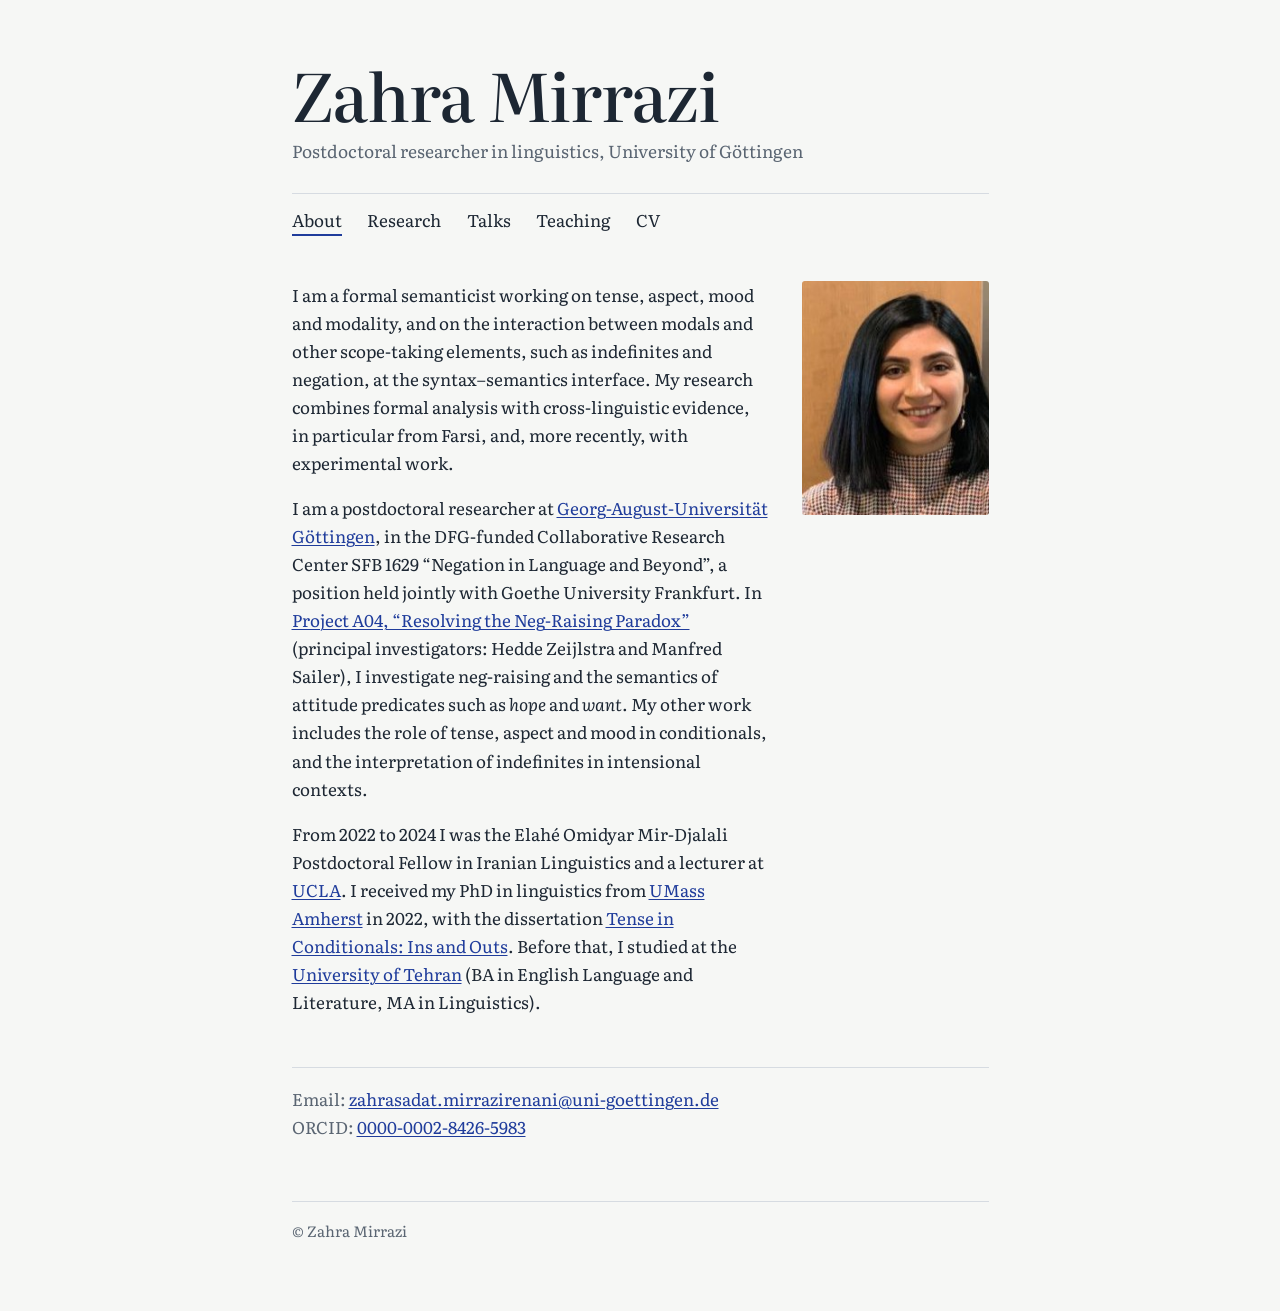
<file: index.html>
<!DOCTYPE html>
<html lang="en">
<head>
  <meta charset="utf-8">
  <meta name="viewport" content="width=device-width, initial-scale=1">
  <title>Zahra Mirrazi</title>
  <meta name="description" content="Zahra Mirrazi, formal semanticist. Postdoctoral researcher at the University of Göttingen working on tense, mood, modality and neg-raising.">
  <link rel="stylesheet" href="style.css">
</head>
<body>
  <div class="page">
    <header class="masthead">
      <h1 class="name"><a href="index.html">Zahra Mirrazi</a></h1>
      <p class="role">Postdoctoral researcher in linguistics, University of Göttingen</p>
      <nav aria-label="Main">
        <ul>
          <li><a href="index.html" aria-current="page">About</a></li>
          <li><a href="research.html">Research</a></li>
          <li><a href="talks.html">Talks</a></li>
          <li><a href="teaching.html">Teaching</a></li>
          <li><a href="files/cv.pdf">CV</a></li>
        </ul>
      </nav>
    </header>

    <main>
      <div class="intro">
        <div>
          <p>I am a formal semanticist working on tense, aspect, mood and modality, and on the interaction between modals and other scope-taking elements, such as indefinites and negation, at the syntax–semantics interface. My research combines formal analysis with cross-linguistic evidence, in particular from Farsi, and, more recently, with experimental work.</p>

          <p>I am a postdoctoral researcher at <a href="https://www.uni-goettingen.de/en/447150.html">Georg-August-Universität Göttingen</a>, in the DFG-funded Collaborative Research Center SFB 1629 “Negation in Language and Beyond”, a position held jointly with Goethe University Frankfurt. In <a href="https://www.neglab.de/projects/a04/">Project A04, “Resolving the Neg-Raising Paradox”</a> (principal investigators: Hedde Zeijlstra and Manfred Sailer), I investigate neg-raising and the semantics of attitude predicates such as <i>hope</i> and <i>want</i>. My other work includes the role of tense, aspect and mood in conditionals, and the interpretation of indefinites in intensional contexts.</p>

          <p>From 2022 to 2024 I was the Elahé Omidyar Mir-Djalali Postdoctoral Fellow in Iranian Linguistics and a lecturer at <a href="https://linguistics.ucla.edu">UCLA</a>. I received my PhD in linguistics from <a href="https://www.umass.edu/linguistics/">UMass Amherst</a> in 2022, with the dissertation <a href="https://lingbuzz.net/lingbuzz/006816">Tense in Conditionals: Ins and Outs</a>. Before that, I studied at the <a href="https://ut.ac.ir/en">University of Tehran</a> (BA in English Language and Literature, MA in Linguistics).</p>
        </div>
        <img class="portrait" src="images/profile.jpg" alt="Zahra Mirrazi" onerror="this.style.display='none'">
      </div>

      <p class="contact">
        Email: <a href="mailto:zahrasadat.mirrazirenani@uni-goettingen.de">zahrasadat.mirrazirenani@uni-goettingen.de</a><br>
        ORCID: <a href="https://orcid.org/0000-0002-8426-5983">0000-0002-8426-5983</a>
      </p>
    </main>

    <footer>© Zahra Mirrazi</footer>
  </div>
</body>
</html>
</file>
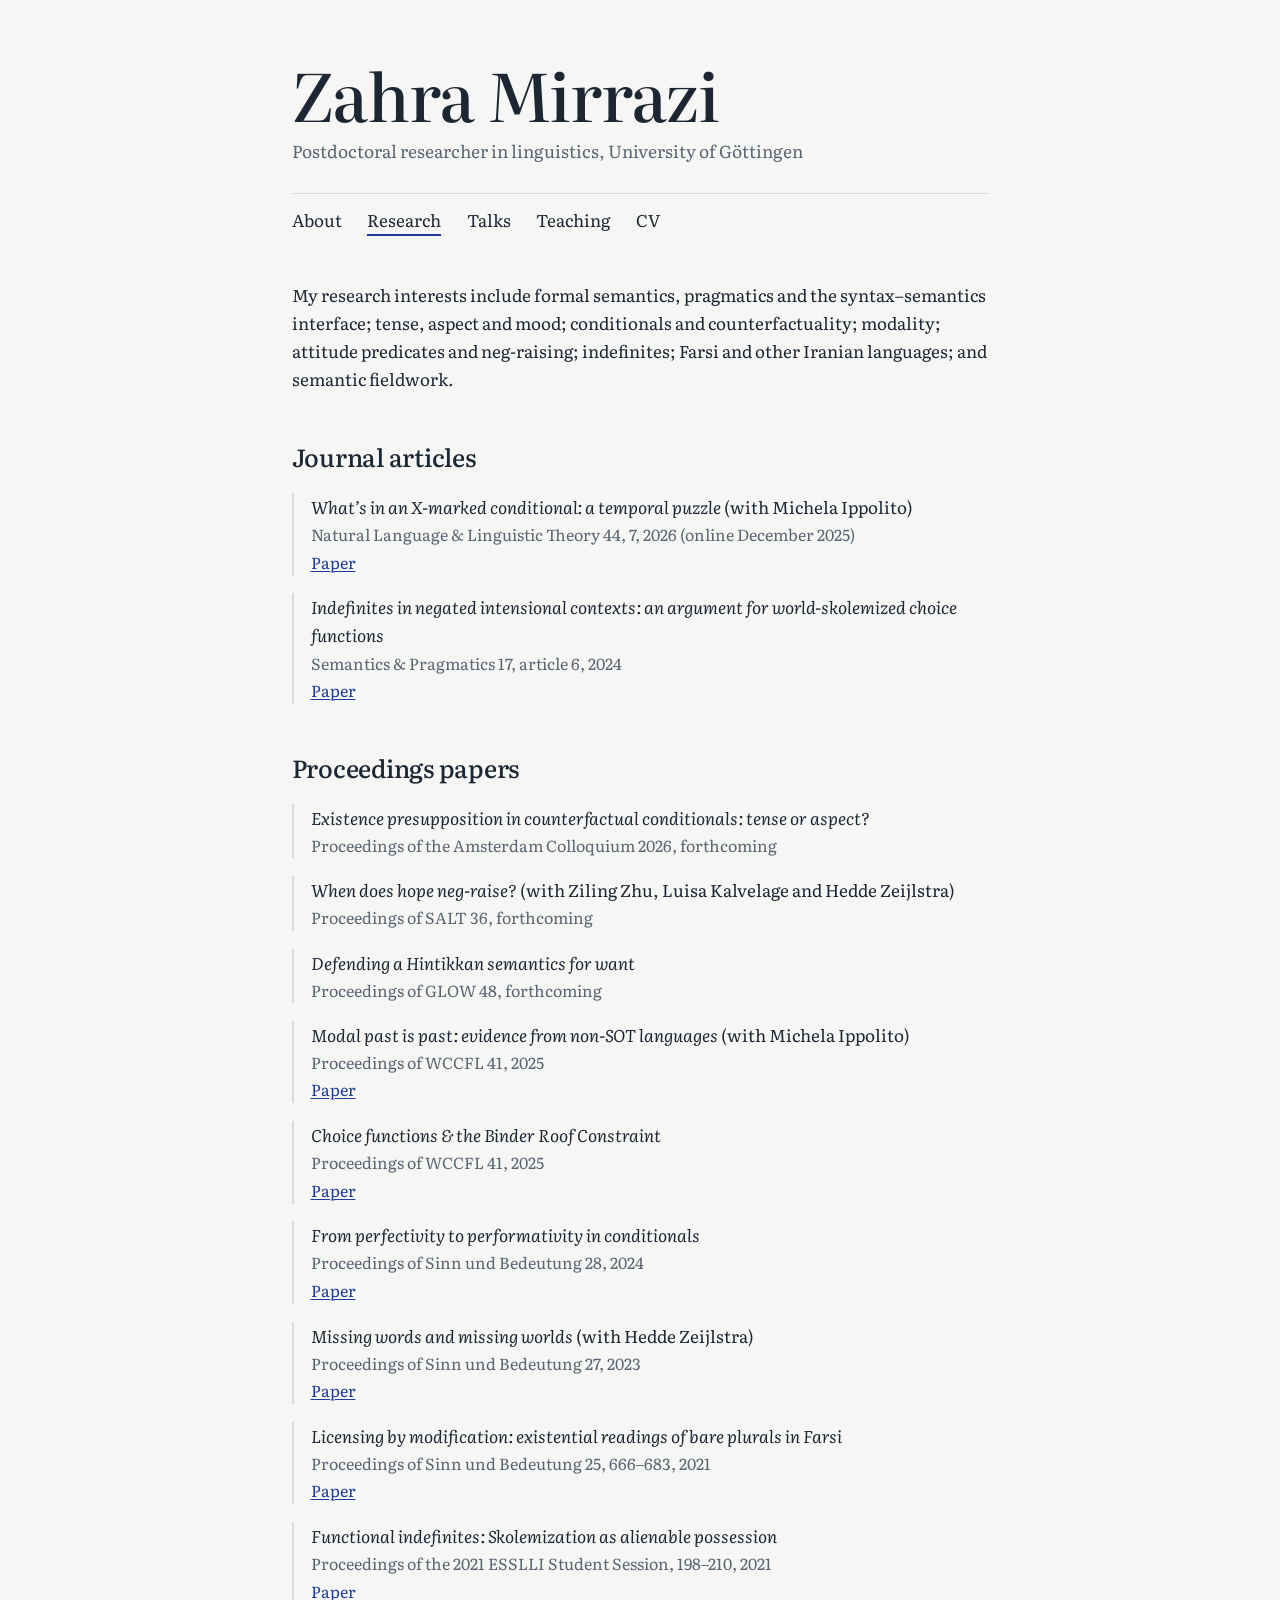
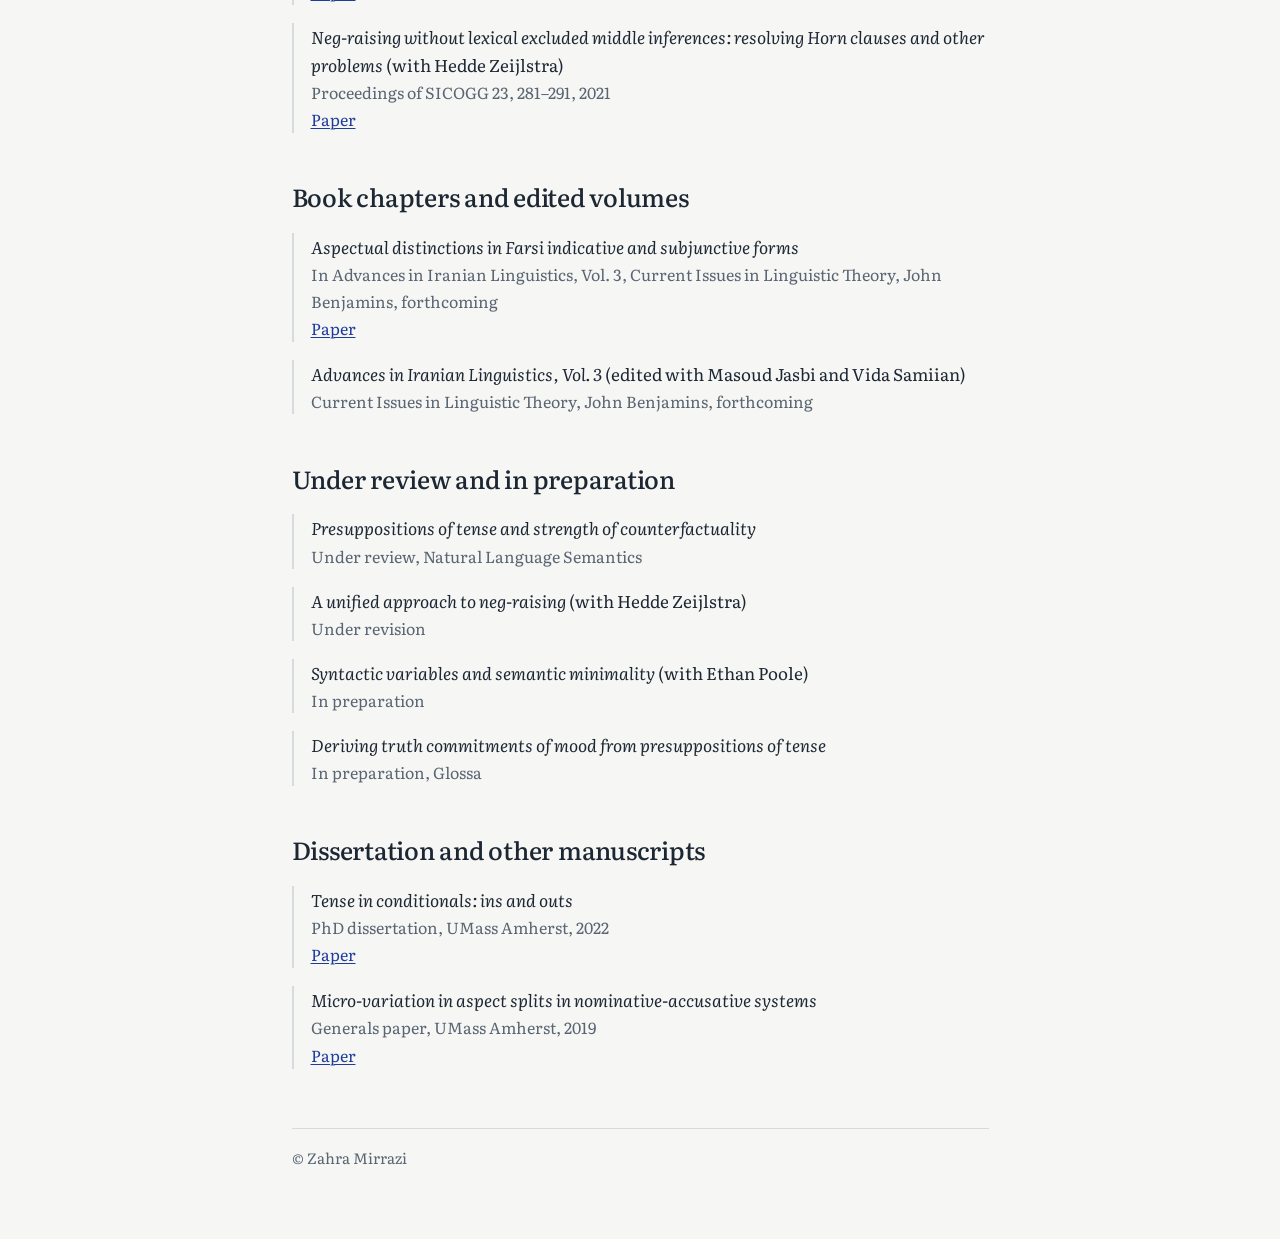
<file: research.html>
<!DOCTYPE html>
<html lang="en">
<head>
  <meta charset="utf-8">
  <meta name="viewport" content="width=device-width, initial-scale=1">
  <title>Research · Zahra Mirrazi</title>
  <meta name="description" content="Publications by Zahra Mirrazi on tense and mood in conditionals, neg-raising, attitude predicates and indefinites.">
  <link rel="stylesheet" href="style.css">
</head>
<body>
  <div class="page">
    <header class="masthead">
      <p class="name"><a href="index.html">Zahra Mirrazi</a></p>
      <p class="role">Postdoctoral researcher in linguistics, University of Göttingen</p>
      <nav aria-label="Main">
        <ul>
          <li><a href="index.html">About</a></li>
          <li><a href="research.html" aria-current="page">Research</a></li>
          <li><a href="talks.html">Talks</a></li>
          <li><a href="teaching.html">Teaching</a></li>
          <li><a href="files/cv.pdf">CV</a></li>
        </ul>
      </nav>
    </header>

    <main>
      <h1 class="sr-title">Research</h1>

      <p>My research interests include formal semantics, pragmatics and the syntax–semantics interface; tense, aspect and mood; conditionals and counterfactuality; modality; attitude predicates and neg-raising; indefinites; Farsi and other Iranian languages; and semantic fieldwork.</p>

      <h2>Journal articles</h2>
      <ul class="entries">
        <li>
          <span class="title">What’s in an X-marked conditional: a temporal puzzle</span> (with Michela Ippolito)
          <span class="meta">Natural Language &amp; Linguistic Theory 44, 7, 2026 (online December 2025)</span>
          <span class="links"><a href="https://doi.org/10.1007/s11049-025-09690-4">Paper</a></span>
        </li>
        <li>
          <span class="title">Indefinites in negated intensional contexts: an argument for world-skolemized choice functions</span>
          <span class="meta">Semantics &amp; Pragmatics 17, article 6, 2024</span>
          <span class="links"><a href="https://doi.org/10.3765/sp.17.6">Paper</a></span>
        </li>
      </ul>

      <h2>Proceedings papers</h2>
      <ul class="entries">
        <li>
          <span class="title">Existence presupposition in counterfactual conditionals: tense or aspect?</span>
          <span class="meta">Proceedings of the Amsterdam Colloquium 2026, forthcoming</span>
        </li>
        <li>
          <span class="title">When does hope neg-raise?</span> (with Ziling Zhu, Luisa Kalvelage and Hedde Zeijlstra)
          <span class="meta">Proceedings of SALT 36, forthcoming</span>
        </li>
        <li>
          <span class="title">Defending a Hintikkan semantics for want</span>
          <span class="meta">Proceedings of GLOW 48, forthcoming</span>
        </li>
        <li>
          <span class="title">Modal past is past: evidence from non-SOT languages</span> (with Michela Ippolito)
          <span class="meta">Proceedings of WCCFL 41, 2025</span>
          <span class="links"><a href="https://ling.auf.net/lingbuzz/007454">Paper</a></span>
        </li>
        <li>
          <span class="title">Choice functions &amp; the Binder Roof Constraint</span>
          <span class="meta">Proceedings of WCCFL 41, 2025</span>
          <span class="links"><a href="https://ling.auf.net/lingbuzz/007519">Paper</a></span>
        </li>
        <li>
          <span class="title">From perfectivity to performativity in conditionals</span>
          <span class="meta">Proceedings of Sinn und Bedeutung 28, 2024</span>
          <span class="links"><a href="https://lingbuzz.net/lingbuzz/007865">Paper</a></span>
        </li>
        <li>
          <span class="title">Missing words and missing worlds</span> (with Hedde Zeijlstra)
          <span class="meta">Proceedings of Sinn und Bedeutung 27, 2023</span>
          <span class="links"><a href="https://lingbuzz.net/lingbuzz/007121">Paper</a></span>
        </li>
        <li>
          <span class="title">Licensing by modification: existential readings of bare plurals in Farsi</span>
          <span class="meta">Proceedings of Sinn und Bedeutung 25, 666–683, 2021</span>
          <span class="links"><a href="https://ojs.ub.uni-konstanz.de/sub/index.php/sub/article/view/960/884">Paper</a></span>
        </li>
        <li>
          <span class="title">Functional indefinites: Skolemization as alienable possession</span>
          <span class="meta">Proceedings of the 2021 ESSLLI Student Session, 198–210, 2021</span>
          <span class="links"><a href="https://lingbuzz.net/lingbuzz/006143">Paper</a></span>
        </li>
        <li>
          <span class="title">Neg-raising without lexical excluded middle inferences: resolving Horn clauses and other problems</span> (with Hedde Zeijlstra)
          <span class="meta">Proceedings of SICOGG 23, 281–291, 2021</span>
          <span class="links"><a href="files/sicogg23-neg-raising.pdf">Paper</a></span>
        </li>
      </ul>

      <h2>Book chapters and edited volumes</h2>
      <ul class="entries">
        <li>
          <span class="title">Aspectual distinctions in Farsi indicative and subjunctive forms</span>
          <span class="meta">In Advances in Iranian Linguistics, Vol. 3, Current Issues in Linguistic Theory, John Benjamins, forthcoming</span>
          <span class="links"><a href="https://lingbuzz.net/lingbuzz/007866">Paper</a></span>
        </li>
        <li>
          <span class="title">Advances in Iranian Linguistics, Vol. 3</span> (edited with Masoud Jasbi and Vida Samiian)
          <span class="meta">Current Issues in Linguistic Theory, John Benjamins, forthcoming</span>
        </li>
      </ul>

      <h2>Under review and in preparation</h2>
      <ul class="entries">
        <li>
          <span class="title">Presuppositions of tense and strength of counterfactuality</span>
          <span class="meta">Under review, Natural Language Semantics</span>
        </li>
        <li>
          <span class="title">A unified approach to neg-raising</span> (with Hedde Zeijlstra)
          <span class="meta">Under revision</span>
        </li>
        <li>
          <span class="title">Syntactic variables and semantic minimality</span> (with Ethan Poole)
          <span class="meta">In preparation</span>
        </li>
        <li>
          <span class="title">Deriving truth commitments of mood from presuppositions of tense</span>
          <span class="meta">In preparation, Glossa</span>
        </li>
      </ul>

      <h2>Dissertation and other manuscripts</h2>
      <ul class="entries">
        <li>
          <span class="title">Tense in conditionals: ins and outs</span>
          <span class="meta">PhD dissertation, UMass Amherst, 2022</span>
          <span class="links"><a href="https://lingbuzz.net/lingbuzz/006816">Paper</a></span>
        </li>
        <li>
          <span class="title">Micro-variation in aspect splits in nominative-accusative systems</span>
          <span class="meta">Generals paper, UMass Amherst, 2019</span>
          <span class="links"><a href="files/generals-paper-aspect-splits.pdf">Paper</a></span>
        </li>
      </ul>
    </main>

    <footer>© Zahra Mirrazi</footer>
  </div>
</body>
</html>
</file>
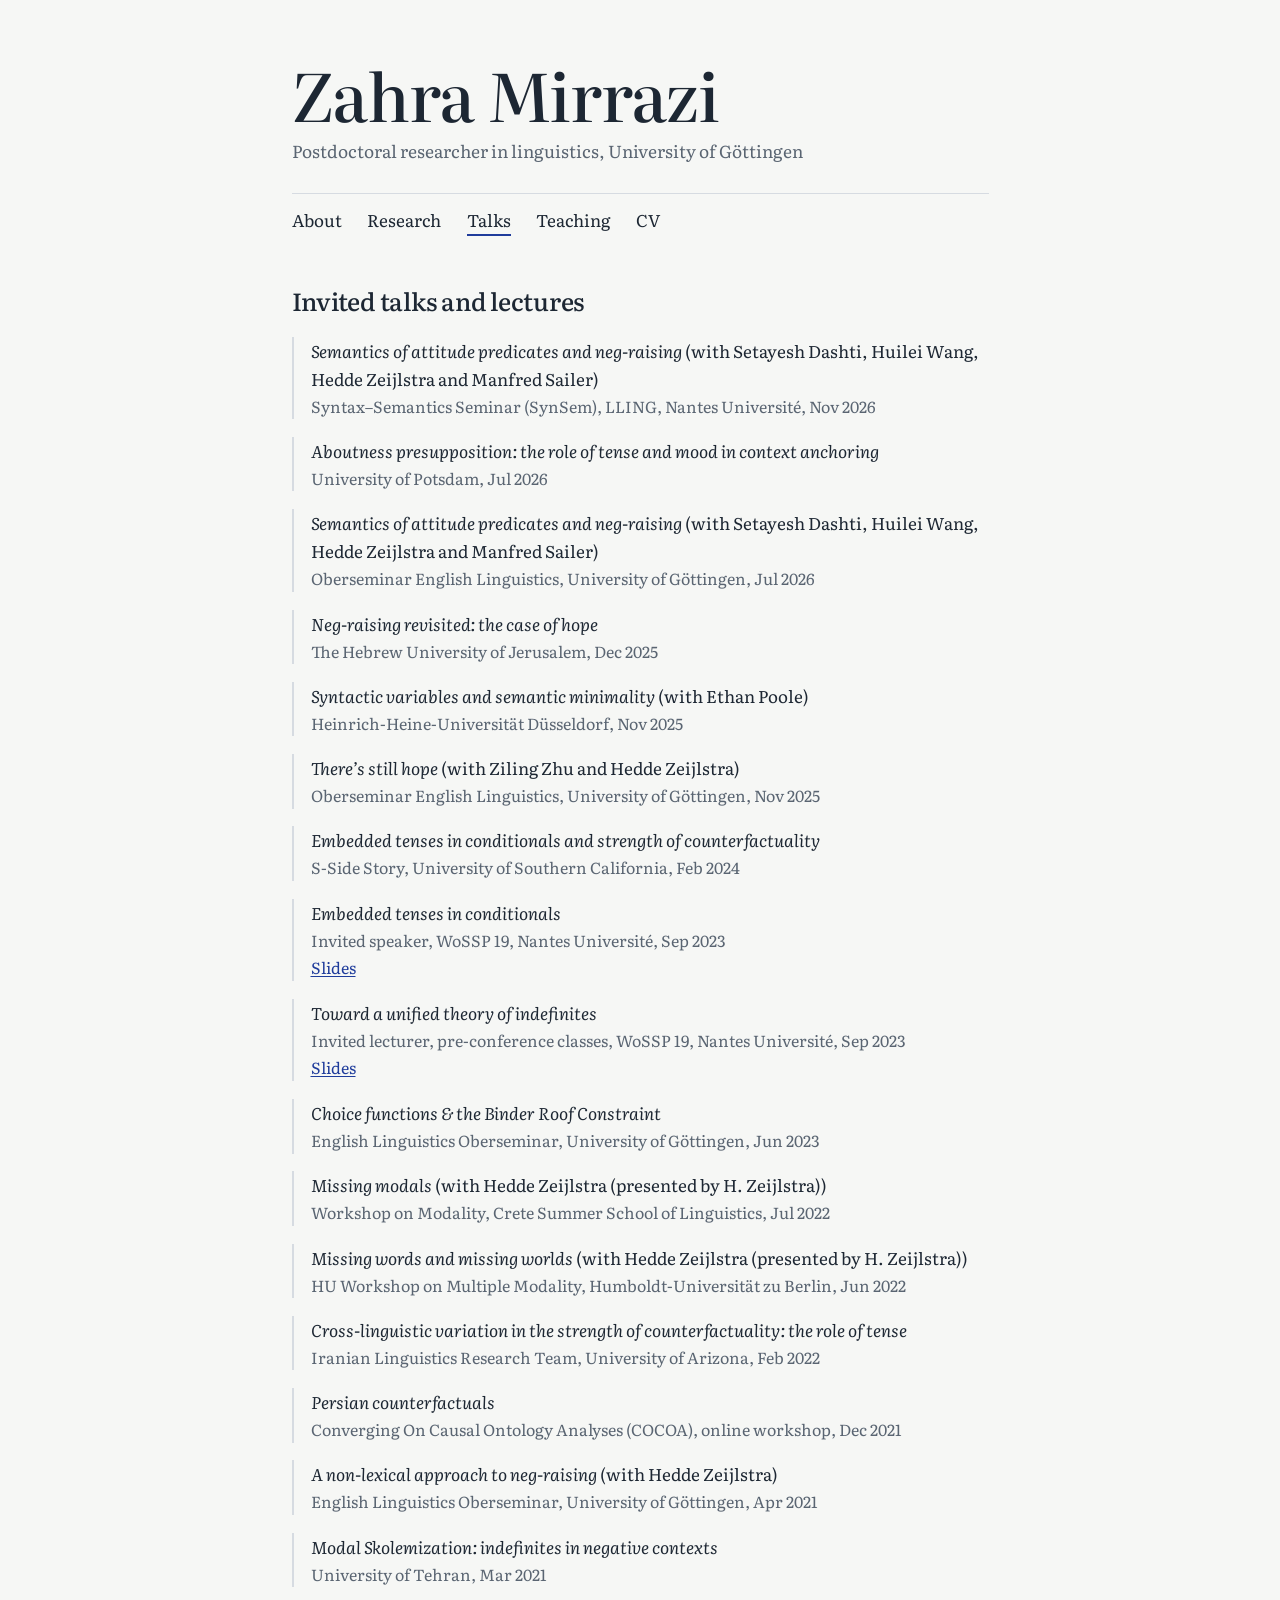
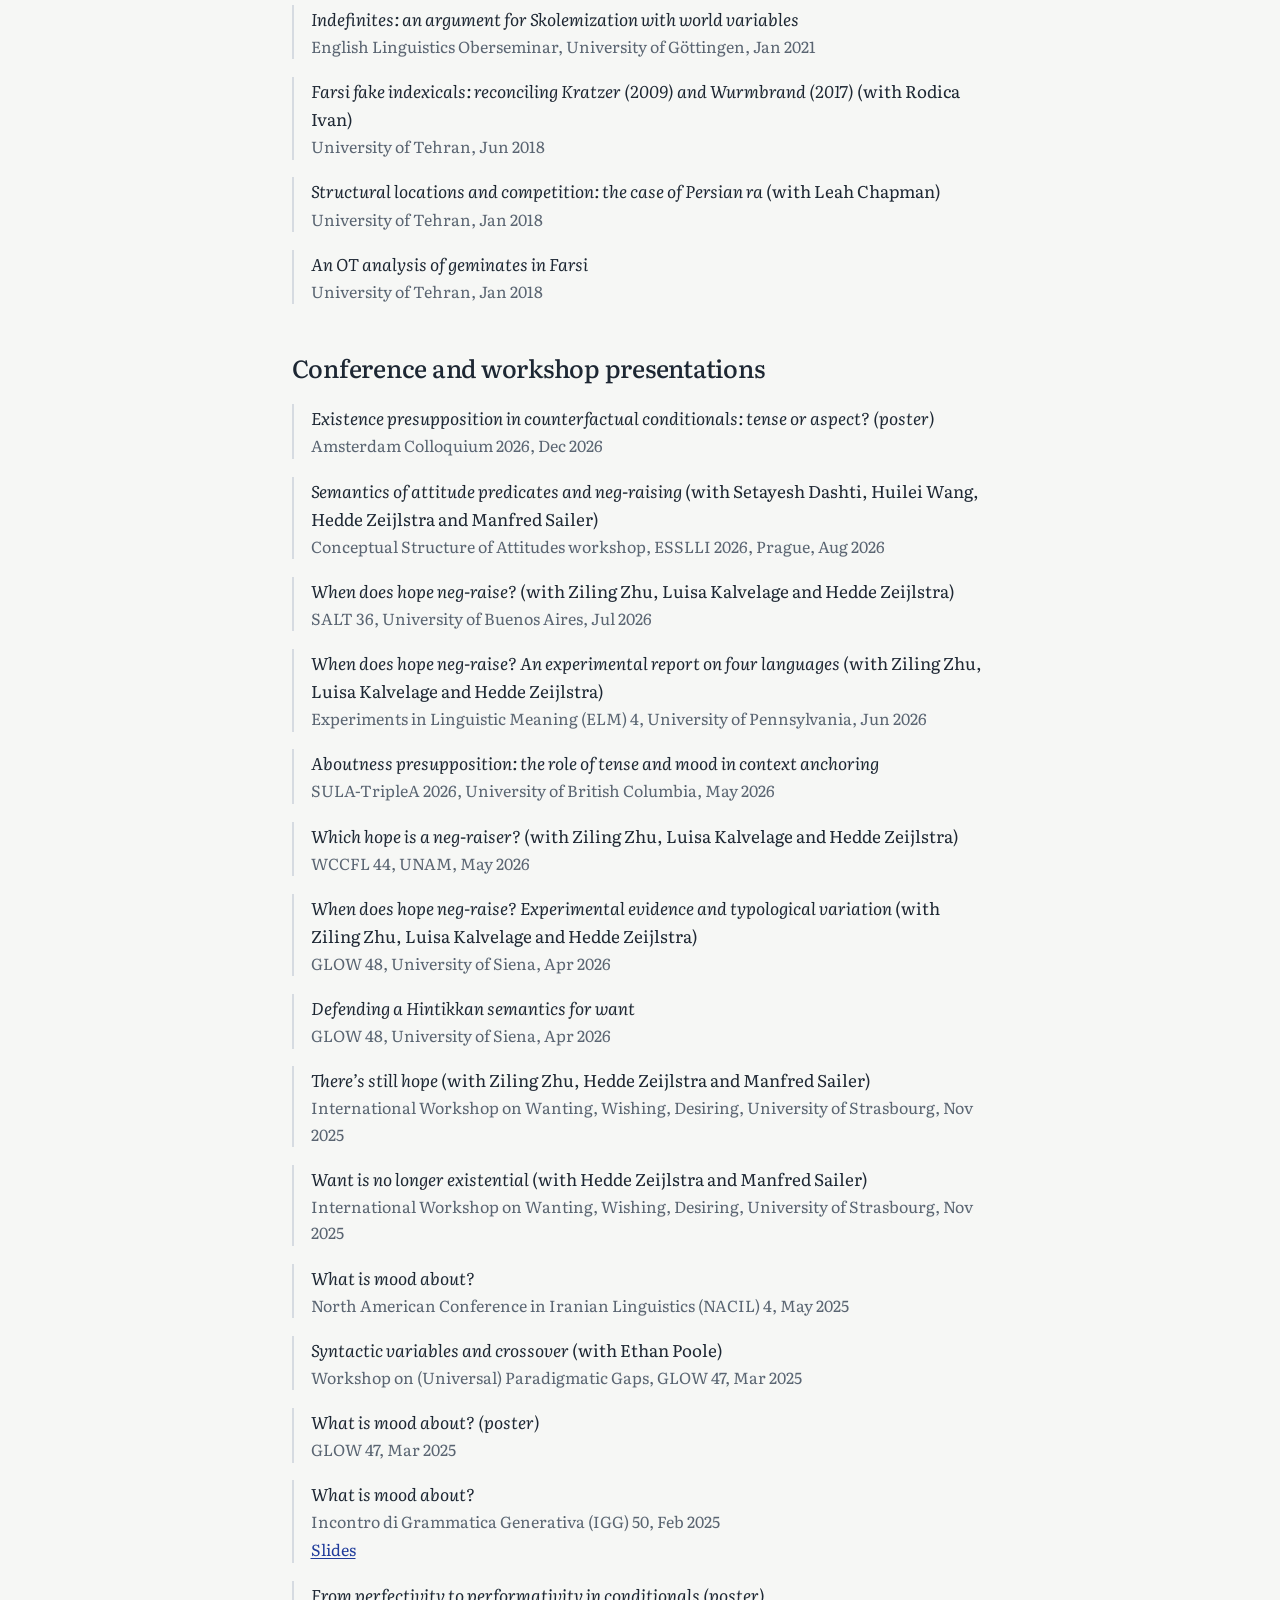
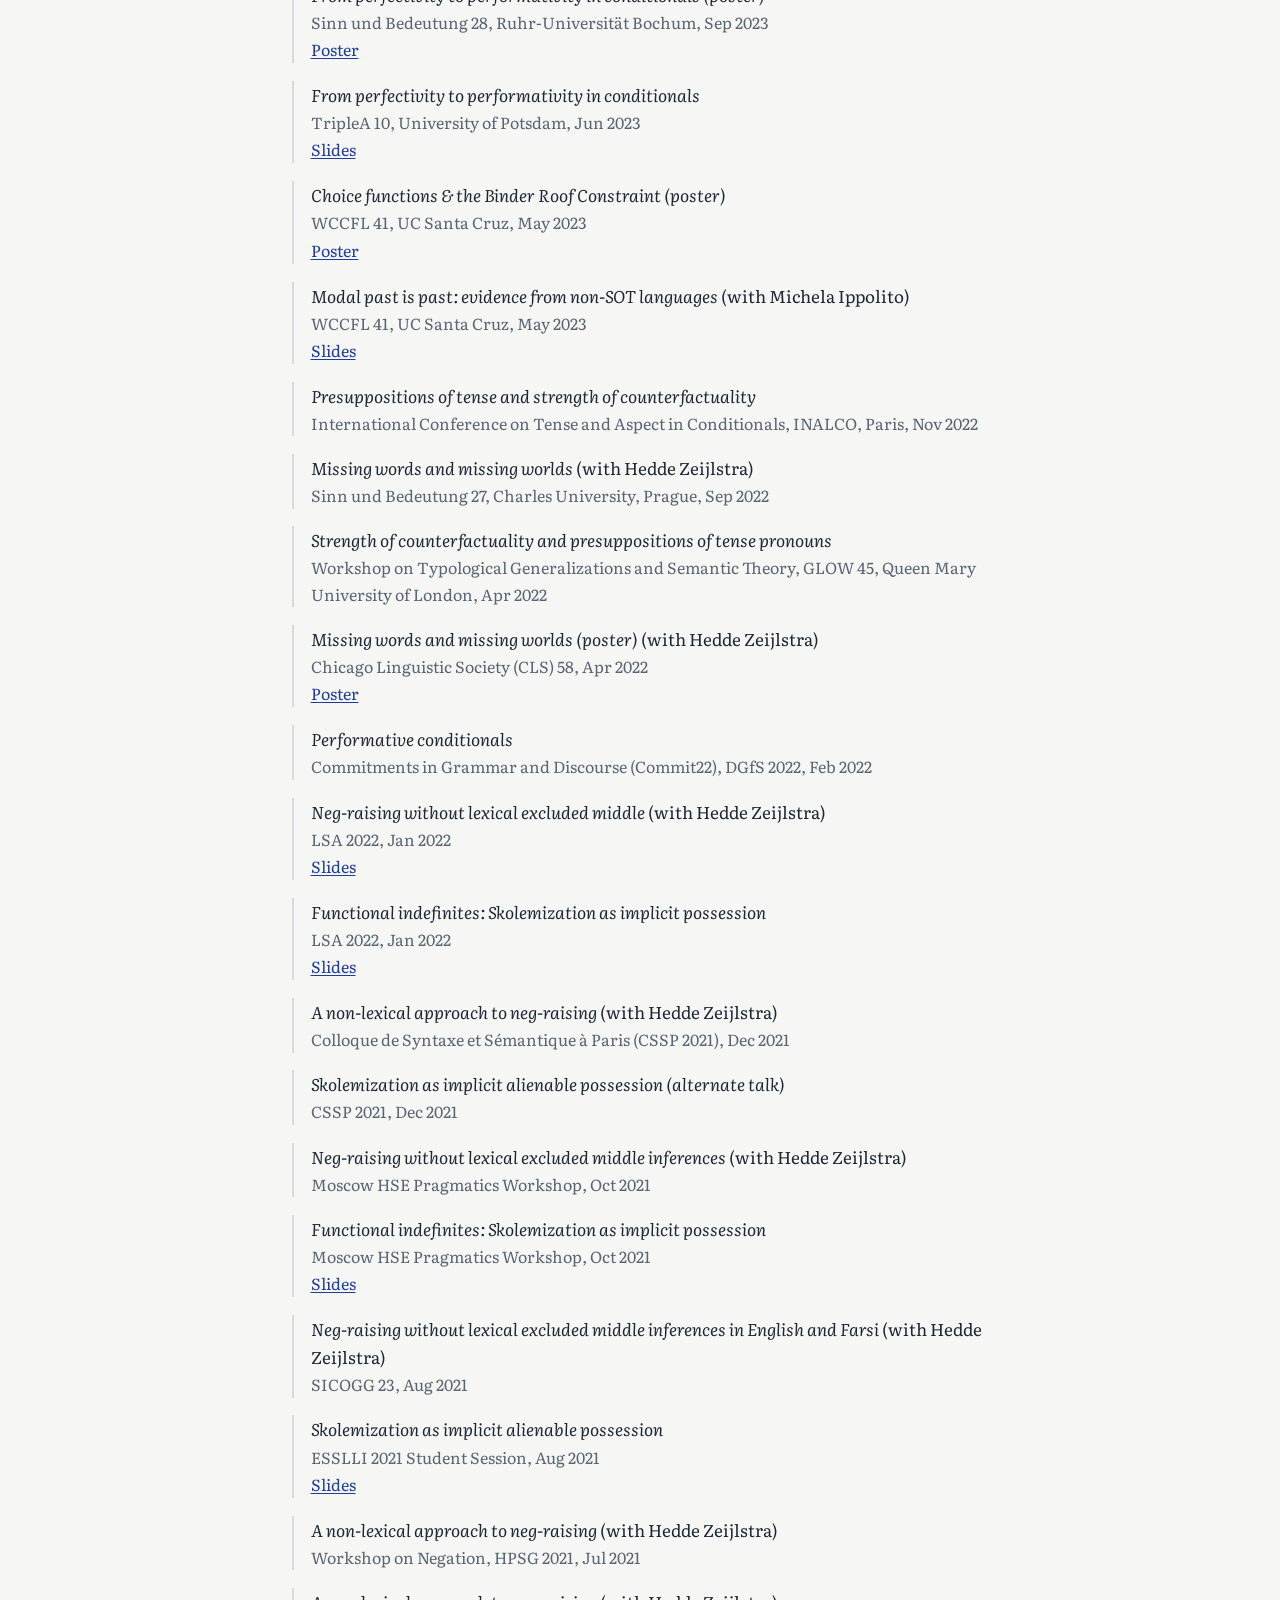
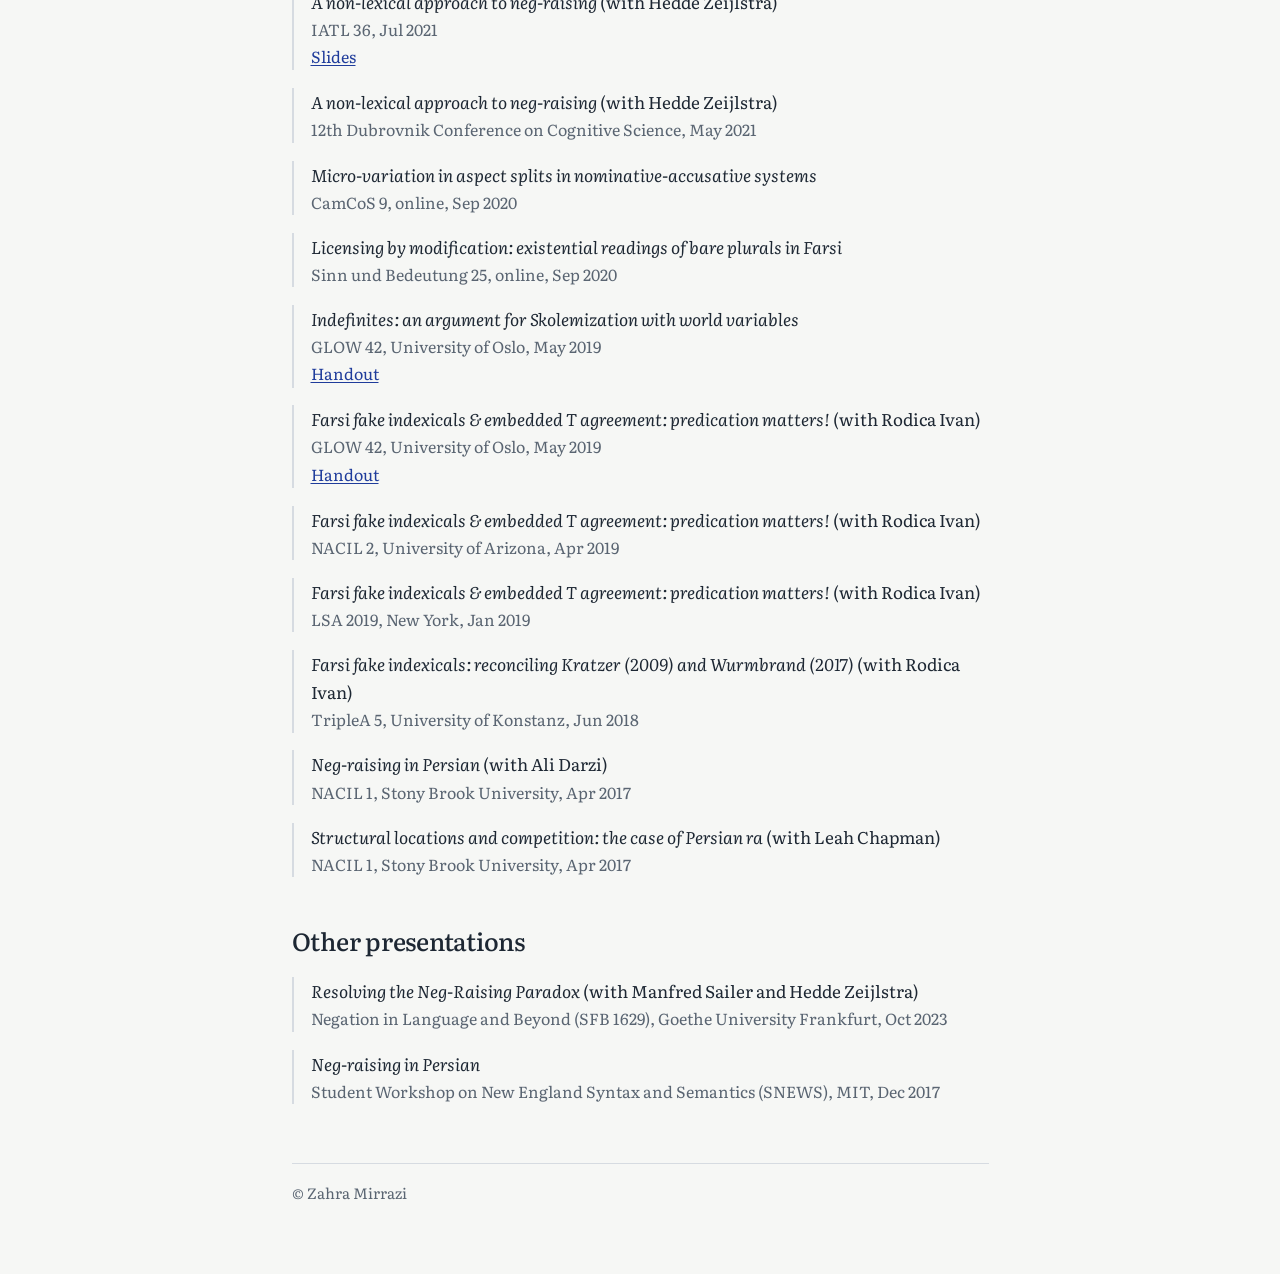
<file: talks.html>
<!DOCTYPE html>
<html lang="en">
<head>
  <meta charset="utf-8">
  <meta name="viewport" content="width=device-width, initial-scale=1">
  <title>Talks · Zahra Mirrazi</title>
  <meta name="description" content="Invited talks and conference presentations by Zahra Mirrazi.">
  <link rel="stylesheet" href="style.css">
</head>
<body>
  <div class="page">
    <header class="masthead">
      <p class="name"><a href="index.html">Zahra Mirrazi</a></p>
      <p class="role">Postdoctoral researcher in linguistics, University of Göttingen</p>
      <nav aria-label="Main">
        <ul>
          <li><a href="index.html">About</a></li>
          <li><a href="research.html">Research</a></li>
          <li><a href="talks.html" aria-current="page">Talks</a></li>
          <li><a href="teaching.html">Teaching</a></li>
          <li><a href="files/cv.pdf">CV</a></li>
        </ul>
      </nav>
    </header>

    <main>
      <h1 class="sr-title">Talks</h1>
      <h2>Invited talks and lectures</h2>
      <ul class="entries">
        <li>
          <span class="title">Semantics of attitude predicates and neg-raising</span> (with Setayesh Dashti, Huilei Wang, Hedde Zeijlstra and Manfred Sailer)
          <span class="meta">Syntax–Semantics Seminar (SynSem), LLING, Nantes Université, Nov 2026</span>
        </li>
        <li>
          <span class="title">Aboutness presupposition: the role of tense and mood in context anchoring</span>
          <span class="meta">University of Potsdam, Jul 2026</span>
        </li>
        <li>
          <span class="title">Semantics of attitude predicates and neg-raising</span> (with Setayesh Dashti, Huilei Wang, Hedde Zeijlstra and Manfred Sailer)
          <span class="meta">Oberseminar English Linguistics, University of Göttingen, Jul 2026</span>
        </li>
        <li>
          <span class="title">Neg-raising revisited: the case of hope</span>
          <span class="meta">The Hebrew University of Jerusalem, Dec 2025</span>
        </li>
        <li>
          <span class="title">Syntactic variables and semantic minimality</span> (with Ethan Poole)
          <span class="meta">Heinrich-Heine-Universität Düsseldorf, Nov 2025</span>
        </li>
        <li>
          <span class="title">There’s still hope</span> (with Ziling Zhu and Hedde Zeijlstra)
          <span class="meta">Oberseminar English Linguistics, University of Göttingen, Nov 2025</span>
        </li>
        <li>
          <span class="title">Embedded tenses in conditionals and strength of counterfactuality</span>
          <span class="meta">S-Side Story, University of Southern California, Feb 2024</span>
        </li>
        <li>
          <span class="title">Embedded tenses in conditionals</span>
          <span class="meta">Invited speaker, WoSSP 19, Nantes Université, Sep 2023</span>
          <span class="links"><a href="files/wossp19-embedded-tenses.pdf">Slides</a></span>
        </li>
        <li>
          <span class="title">Toward a unified theory of indefinites</span>
          <span class="meta">Invited lecturer, pre-conference classes, WoSSP 19, Nantes Université, Sep 2023</span>
          <span class="links"><a href="files/wossp19-indefinites.pdf">Slides</a></span>
        </li>
        <li>
          <span class="title">Choice functions &amp; the Binder Roof Constraint</span>
          <span class="meta">English Linguistics Oberseminar, University of Göttingen, Jun 2023</span>
        </li>
        <li>
          <span class="title">Missing modals</span> (with Hedde Zeijlstra (presented by H. Zeijlstra))
          <span class="meta">Workshop on Modality, Crete Summer School of Linguistics, Jul 2022</span>
        </li>
        <li>
          <span class="title">Missing words and missing worlds</span> (with Hedde Zeijlstra (presented by H. Zeijlstra))
          <span class="meta">HU Workshop on Multiple Modality, Humboldt-Universität zu Berlin, Jun 2022</span>
        </li>
        <li>
          <span class="title">Cross-linguistic variation in the strength of counterfactuality: the role of tense</span>
          <span class="meta">Iranian Linguistics Research Team, University of Arizona, Feb 2022</span>
        </li>
        <li>
          <span class="title">Persian counterfactuals</span>
          <span class="meta">Converging On Causal Ontology Analyses (COCOA), online workshop, Dec 2021</span>
        </li>
        <li>
          <span class="title">A non-lexical approach to neg-raising</span> (with Hedde Zeijlstra)
          <span class="meta">English Linguistics Oberseminar, University of Göttingen, Apr 2021</span>
        </li>
        <li>
          <span class="title">Modal Skolemization: indefinites in negative contexts</span>
          <span class="meta">University of Tehran, Mar 2021</span>
        </li>
        <li>
          <span class="title">Indefinites: an argument for Skolemization with world variables</span>
          <span class="meta">English Linguistics Oberseminar, University of Göttingen, Jan 2021</span>
        </li>
        <li>
          <span class="title">Farsi fake indexicals: reconciling Kratzer (2009) and Wurmbrand (2017)</span> (with Rodica Ivan)
          <span class="meta">University of Tehran, Jun 2018</span>
        </li>
        <li>
          <span class="title">Structural locations and competition: the case of Persian ra</span> (with Leah Chapman)
          <span class="meta">University of Tehran, Jan 2018</span>
        </li>
        <li>
          <span class="title">An OT analysis of geminates in Farsi</span>
          <span class="meta">University of Tehran, Jan 2018</span>
        </li>
      </ul>

      <h2>Conference and workshop presentations</h2>
      <ul class="entries">
        <li>
          <span class="title">Existence presupposition in counterfactual conditionals: tense or aspect? (poster)</span>
          <span class="meta">Amsterdam Colloquium 2026, Dec 2026</span>
        </li>
        <li>
          <span class="title">Semantics of attitude predicates and neg-raising</span> (with Setayesh Dashti, Huilei Wang, Hedde Zeijlstra and Manfred Sailer)
          <span class="meta">Conceptual Structure of Attitudes workshop, ESSLLI 2026, Prague, Aug 2026</span>
        </li>
        <li>
          <span class="title">When does hope neg-raise?</span> (with Ziling Zhu, Luisa Kalvelage and Hedde Zeijlstra)
          <span class="meta">SALT 36, University of Buenos Aires, Jul 2026</span>
        </li>
        <li>
          <span class="title">When does hope neg-raise? An experimental report on four languages</span> (with Ziling Zhu, Luisa Kalvelage and Hedde Zeijlstra)
          <span class="meta">Experiments in Linguistic Meaning (ELM) 4, University of Pennsylvania, Jun 2026</span>
        </li>
        <li>
          <span class="title">Aboutness presupposition: the role of tense and mood in context anchoring</span>
          <span class="meta">SULA-TripleA 2026, University of British Columbia, May 2026</span>
        </li>
        <li>
          <span class="title">Which hope is a neg-raiser?</span> (with Ziling Zhu, Luisa Kalvelage and Hedde Zeijlstra)
          <span class="meta">WCCFL 44, UNAM, May 2026</span>
        </li>
        <li>
          <span class="title">When does hope neg-raise? Experimental evidence and typological variation</span> (with Ziling Zhu, Luisa Kalvelage and Hedde Zeijlstra)
          <span class="meta">GLOW 48, University of Siena, Apr 2026</span>
        </li>
        <li>
          <span class="title">Defending a Hintikkan semantics for want</span>
          <span class="meta">GLOW 48, University of Siena, Apr 2026</span>
        </li>
        <li>
          <span class="title">There’s still hope</span> (with Ziling Zhu, Hedde Zeijlstra and Manfred Sailer)
          <span class="meta">International Workshop on Wanting, Wishing, Desiring, University of Strasbourg, Nov 2025</span>
        </li>
        <li>
          <span class="title">Want is no longer existential</span> (with Hedde Zeijlstra and Manfred Sailer)
          <span class="meta">International Workshop on Wanting, Wishing, Desiring, University of Strasbourg, Nov 2025</span>
        </li>
        <li>
          <span class="title">What is mood about?</span>
          <span class="meta">North American Conference in Iranian Linguistics (NACIL) 4, May 2025</span>
        </li>
        <li>
          <span class="title">Syntactic variables and crossover</span> (with Ethan Poole)
          <span class="meta">Workshop on (Universal) Paradigmatic Gaps, GLOW 47, Mar 2025</span>
        </li>
        <li>
          <span class="title">What is mood about? (poster)</span>
          <span class="meta">GLOW 47, Mar 2025</span>
        </li>
        <li>
          <span class="title">What is mood about?</span>
          <span class="meta">Incontro di Grammatica Generativa (IGG) 50, Feb 2025</span>
          <span class="links"><a href="files/igg50-mood.pdf">Slides</a></span>
        </li>
        <li>
          <span class="title">From perfectivity to performativity in conditionals (poster)</span>
          <span class="meta">Sinn und Bedeutung 28, Ruhr-Universität Bochum, Sep 2023</span>
          <span class="links"><a href="files/sub28-poster.pdf">Poster</a></span>
        </li>
        <li>
          <span class="title">From perfectivity to performativity in conditionals</span>
          <span class="meta">TripleA 10, University of Potsdam, Jun 2023</span>
          <span class="links"><a href="files/triplea10-perfectivity.pdf">Slides</a></span>
        </li>
        <li>
          <span class="title">Choice functions &amp; the Binder Roof Constraint (poster)</span>
          <span class="meta">WCCFL 41, UC Santa Cruz, May 2023</span>
          <span class="links"><a href="files/wccfl41-choice-functions.pdf">Poster</a></span>
        </li>
        <li>
          <span class="title">Modal past is past: evidence from non-SOT languages</span> (with Michela Ippolito)
          <span class="meta">WCCFL 41, UC Santa Cruz, May 2023</span>
          <span class="links"><a href="files/wccfl41-modal-past.pdf">Slides</a></span>
        </li>
        <li>
          <span class="title">Presuppositions of tense and strength of counterfactuality</span>
          <span class="meta">International Conference on Tense and Aspect in Conditionals, INALCO, Paris, Nov 2022</span>
        </li>
        <li>
          <span class="title">Missing words and missing worlds</span> (with Hedde Zeijlstra)
          <span class="meta">Sinn und Bedeutung 27, Charles University, Prague, Sep 2022</span>
        </li>
        <li>
          <span class="title">Strength of counterfactuality and presuppositions of tense pronouns</span>
          <span class="meta">Workshop on Typological Generalizations and Semantic Theory, GLOW 45, Queen Mary University of London, Apr 2022</span>
        </li>
        <li>
          <span class="title">Missing words and missing worlds (poster)</span> (with Hedde Zeijlstra)
          <span class="meta">Chicago Linguistic Society (CLS) 58, Apr 2022</span>
          <span class="links"><a href="files/cls58-missing-words.pdf">Poster</a></span>
        </li>
        <li>
          <span class="title">Performative conditionals</span>
          <span class="meta">Commitments in Grammar and Discourse (Commit22), DGfS 2022, Feb 2022</span>
        </li>
        <li>
          <span class="title">Neg-raising without lexical excluded middle</span> (with Hedde Zeijlstra)
          <span class="meta">LSA 2022, Jan 2022</span>
          <span class="links"><a href="files/lsa2022-neg-raising.pdf">Slides</a></span>
        </li>
        <li>
          <span class="title">Functional indefinites: Skolemization as implicit possession</span>
          <span class="meta">LSA 2022, Jan 2022</span>
          <span class="links"><a href="files/lsa2022-functional-indefinites.pdf">Slides</a></span>
        </li>
        <li>
          <span class="title">A non-lexical approach to neg-raising</span> (with Hedde Zeijlstra)
          <span class="meta">Colloque de Syntaxe et Sémantique à Paris (CSSP 2021), Dec 2021</span>
        </li>
        <li>
          <span class="title">Skolemization as implicit alienable possession (alternate talk)</span>
          <span class="meta">CSSP 2021, Dec 2021</span>
        </li>
        <li>
          <span class="title">Neg-raising without lexical excluded middle inferences</span> (with Hedde Zeijlstra)
          <span class="meta">Moscow HSE Pragmatics Workshop, Oct 2021</span>
        </li>
        <li>
          <span class="title">Functional indefinites: Skolemization as implicit possession</span>
          <span class="meta">Moscow HSE Pragmatics Workshop, Oct 2021</span>
          <span class="links"><a href="files/hse2021-functional-indefinites.pdf">Slides</a></span>
        </li>
        <li>
          <span class="title">Neg-raising without lexical excluded middle inferences in English and Farsi</span> (with Hedde Zeijlstra)
          <span class="meta">SICOGG 23, Aug 2021</span>
        </li>
        <li>
          <span class="title">Skolemization as implicit alienable possession</span>
          <span class="meta">ESSLLI 2021 Student Session, Aug 2021</span>
          <span class="links"><a href="files/esslli2021-skolemization.pdf">Slides</a></span>
        </li>
        <li>
          <span class="title">A non-lexical approach to neg-raising</span> (with Hedde Zeijlstra)
          <span class="meta">Workshop on Negation, HPSG 2021, Jul 2021</span>
        </li>
        <li>
          <span class="title">A non-lexical approach to neg-raising</span> (with Hedde Zeijlstra)
          <span class="meta">IATL 36, Jul 2021</span>
          <span class="links"><a href="files/iatl36-neg-raising.pdf">Slides</a></span>
        </li>
        <li>
          <span class="title">A non-lexical approach to neg-raising</span> (with Hedde Zeijlstra)
          <span class="meta">12th Dubrovnik Conference on Cognitive Science, May 2021</span>
        </li>
        <li>
          <span class="title">Micro-variation in aspect splits in nominative-accusative systems</span>
          <span class="meta">CamCoS 9, online, Sep 2020</span>
        </li>
        <li>
          <span class="title">Licensing by modification: existential readings of bare plurals in Farsi</span>
          <span class="meta">Sinn und Bedeutung 25, online, Sep 2020</span>
        </li>
        <li>
          <span class="title">Indefinites: an argument for Skolemization with world variables</span>
          <span class="meta">GLOW 42, University of Oslo, May 2019</span>
          <span class="links"><a href="https://glowlinguistics.org/42/wp-content/uploads/sites/4/2019/05/GLOW-HO.pdf">Handout</a></span>
        </li>
        <li>
          <span class="title">Farsi fake indexicals &amp; embedded T agreement: predication matters!</span> (with Rodica Ivan)
          <span class="meta">GLOW 42, University of Oslo, May 2019</span>
          <span class="links"><a href="https://blogs.umass.edu/rivan/files/2019/05/farsiGLOW42.pdf">Handout</a></span>
        </li>
        <li>
          <span class="title">Farsi fake indexicals &amp; embedded T agreement: predication matters!</span> (with Rodica Ivan)
          <span class="meta">NACIL 2, University of Arizona, Apr 2019</span>
        </li>
        <li>
          <span class="title">Farsi fake indexicals &amp; embedded T agreement: predication matters!</span> (with Rodica Ivan)
          <span class="meta">LSA 2019, New York, Jan 2019</span>
        </li>
        <li>
          <span class="title">Farsi fake indexicals: reconciling Kratzer (2009) and Wurmbrand (2017)</span> (with Rodica Ivan)
          <span class="meta">TripleA 5, University of Konstanz, Jun 2018</span>
        </li>
        <li>
          <span class="title">Neg-raising in Persian</span> (with Ali Darzi)
          <span class="meta">NACIL 1, Stony Brook University, Apr 2017</span>
        </li>
        <li>
          <span class="title">Structural locations and competition: the case of Persian ra</span> (with Leah Chapman)
          <span class="meta">NACIL 1, Stony Brook University, Apr 2017</span>
        </li>
      </ul>

      <h2>Other presentations</h2>
      <ul class="entries">
        <li>
          <span class="title">Resolving the Neg-Raising Paradox</span> (with Manfred Sailer and Hedde Zeijlstra)
          <span class="meta">Negation in Language and Beyond (SFB 1629), Goethe University Frankfurt, Oct 2023</span>
        </li>
        <li>
          <span class="title">Neg-raising in Persian</span>
          <span class="meta">Student Workshop on New England Syntax and Semantics (SNEWS), MIT, Dec 2017</span>
        </li>
      </ul>
    </main>

    <footer>© Zahra Mirrazi</footer>
  </div>
</body>
</html>
</file>
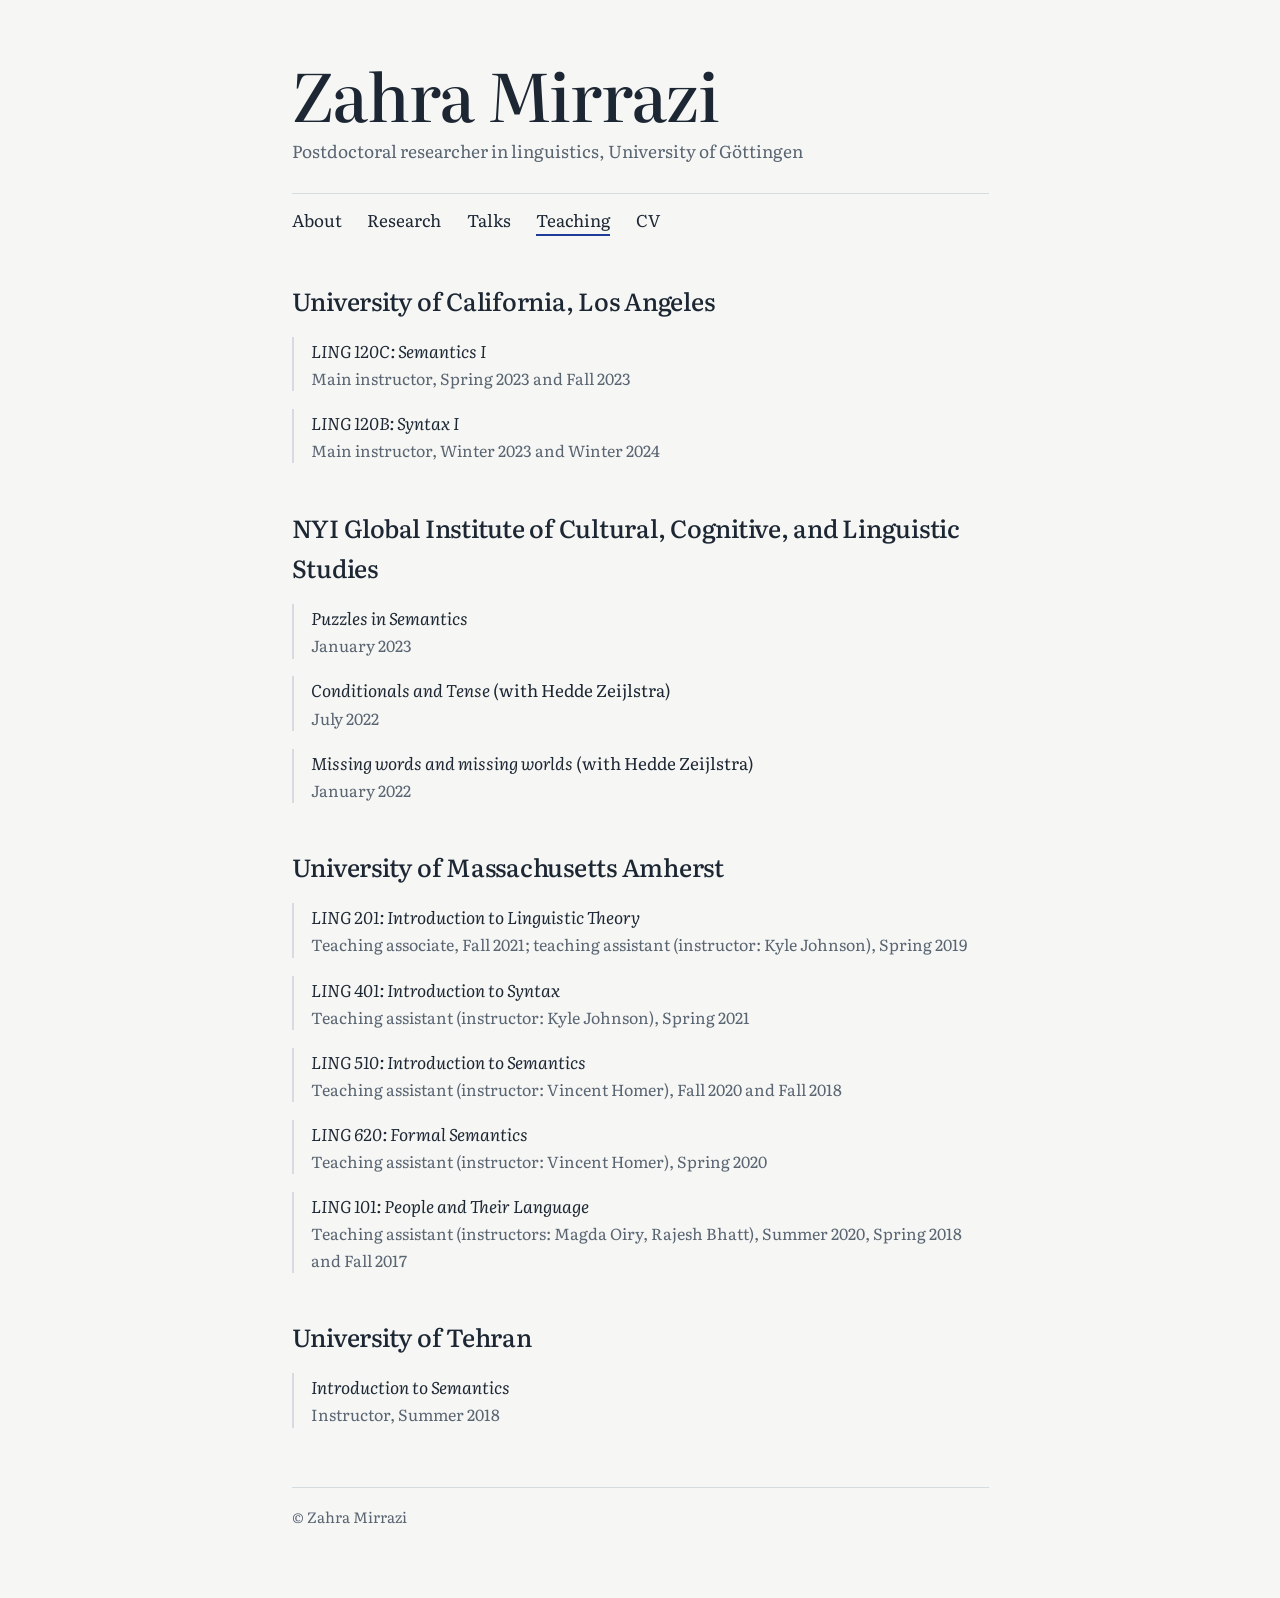
<file: teaching.html>
<!DOCTYPE html>
<html lang="en">
<head>
  <meta charset="utf-8">
  <meta name="viewport" content="width=device-width, initial-scale=1">
  <title>Teaching · Zahra Mirrazi</title>
  <meta name="description" content="Courses taught by Zahra Mirrazi at UCLA, NYI, UMass Amherst and the University of Tehran.">
  <link rel="stylesheet" href="style.css">
</head>
<body>
  <div class="page">
    <header class="masthead">
      <p class="name"><a href="index.html">Zahra Mirrazi</a></p>
      <p class="role">Postdoctoral researcher in linguistics, University of Göttingen</p>
      <nav aria-label="Main">
        <ul>
          <li><a href="index.html">About</a></li>
          <li><a href="research.html">Research</a></li>
          <li><a href="talks.html">Talks</a></li>
          <li><a href="teaching.html" aria-current="page">Teaching</a></li>
          <li><a href="files/cv.pdf">CV</a></li>
        </ul>
      </nav>
    </header>

    <main>
      <h1 class="sr-title">Teaching</h1>

      <h2>University of California, Los Angeles</h2>
      <ul class="entries">
        <li>
          <span class="title">LING 120C: Semantics I</span>
          <span class="meta">Main instructor, Spring 2023 and Fall 2023</span>
        </li>
        <li>
          <span class="title">LING 120B: Syntax I</span>
          <span class="meta">Main instructor, Winter 2023 and Winter 2024</span>
        </li>
      </ul>

      <h2>NYI Global Institute of Cultural, Cognitive, and Linguistic Studies</h2>
      <ul class="entries">
        <li>
          <span class="title">Puzzles in Semantics</span>
          <span class="meta">January 2023</span>
        </li>
        <li>
          <span class="title">Conditionals and Tense</span> (with Hedde Zeijlstra)
          <span class="meta">July 2022</span>
        </li>
        <li>
          <span class="title">Missing words and missing worlds</span> (with Hedde Zeijlstra)
          <span class="meta">January 2022</span>
        </li>
      </ul>

      <h2>University of Massachusetts Amherst</h2>
      <ul class="entries">
        <li>
          <span class="title">LING 201: Introduction to Linguistic Theory</span>
          <span class="meta">Teaching associate, Fall 2021; teaching assistant (instructor: Kyle Johnson), Spring 2019</span>
        </li>
        <li>
          <span class="title">LING 401: Introduction to Syntax</span>
          <span class="meta">Teaching assistant (instructor: Kyle Johnson), Spring 2021</span>
        </li>
        <li>
          <span class="title">LING 510: Introduction to Semantics</span>
          <span class="meta">Teaching assistant (instructor: Vincent Homer), Fall 2020 and Fall 2018</span>
        </li>
        <li>
          <span class="title">LING 620: Formal Semantics</span>
          <span class="meta">Teaching assistant (instructor: Vincent Homer), Spring 2020</span>
        </li>
        <li>
          <span class="title">LING 101: People and Their Language</span>
          <span class="meta">Teaching assistant (instructors: Magda Oiry, Rajesh Bhatt), Summer 2020, Spring 2018 and Fall 2017</span>
        </li>
      </ul>

      <h2>University of Tehran</h2>
      <ul class="entries">
        <li>
          <span class="title">Introduction to Semantics</span>
          <span class="meta">Instructor, Summer 2018</span>
        </li>
      </ul>
    </main>

    <footer>© Zahra Mirrazi</footer>
  </div>
</body>
</html>
</file>
<file: style.css>
@import url('https://fonts.googleapis.com/css2?family=Literata:ital,opsz,wght@0,7..72,400;0,7..72,500;0,7..72,600;1,7..72,400&display=swap');

:root {
  --paper: #f6f7f5;
  --ink: #1d2733;
  --muted: #5a6572;
  --rule: #d6dbe1;
  --persian: #1f3c9b;
  --persian-dark: #152a70;
}

* { box-sizing: border-box; }

html { font-size: 106.25%; }

body {
  margin: 0;
  background: var(--paper);
  color: var(--ink);
  font-family: 'Literata', Georgia, 'Times New Roman', serif;
  font-optical-sizing: auto;
  line-height: 1.65;
  -webkit-font-smoothing: antialiased;
}

.page {
  max-width: 44rem;
  margin: 0 auto;
  padding: 3.5rem 1.5rem 4rem;
}

/* Masthead: the name is the one bold element */
.masthead { margin-bottom: 2.75rem; }

.name {
  font-size: clamp(2.6rem, 7vw, 3.9rem);
  font-weight: 500;
  line-height: 1.02;
  letter-spacing: -0.02em;
  margin: 0;
}

.name a { color: inherit; text-decoration: none; }

.role {
  margin: 0.6rem 0 0;
  color: var(--muted);
  font-size: 1.02rem;
}

nav ul {
  display: flex;
  flex-wrap: wrap;
  gap: 0.35rem 1.5rem;
  list-style: none;
  margin: 1.6rem 0 0;
  padding: 0.7rem 0 0;
  border-top: 1px solid var(--rule);
}

nav a {
  color: var(--ink);
  text-decoration: none;
  padding-bottom: 2px;
  border-bottom: 2px solid transparent;
}

nav a:hover { border-bottom-color: var(--rule); }
nav a[aria-current="page"] { border-bottom-color: var(--persian); }

/* Text */
h2 {
  font-size: 1.45rem;
  font-weight: 500;
  margin: 2.6rem 0 0.9rem;
  letter-spacing: -0.01em;
}

h3 {
  font-size: 1.08rem;
  font-weight: 600;
  margin: 1.9rem 0 0.6rem;
}

p { margin: 0 0 1rem; }

a { color: var(--persian); text-decoration-thickness: 1px; text-underline-offset: 2px; }
a:hover { color: var(--persian-dark); }

a:focus-visible {
  outline: 2px solid var(--persian);
  outline-offset: 3px;
  border-radius: 2px;
}

/* About */
.intro {
  display: grid;
  grid-template-columns: 1fr 11rem;
  gap: 2rem;
  align-items: start;
}

.portrait {
  width: 100%;
  aspect-ratio: 4 / 5;
  object-fit: cover;
  border-radius: 3px;
  background: var(--rule);
}

.contact {
  margin-top: 2rem;
  padding-top: 1rem;
  border-top: 1px solid var(--rule);
  color: var(--muted);
}

.contact a { word-break: break-all; }

/* Lists of papers and talks */
.entries {
  list-style: none;
  margin: 0;
  padding: 0;
}

.entries li {
  margin: 0 0 1.05rem;
  padding-left: 1rem;
  border-left: 2px solid var(--rule);
}

.title { font-style: italic; }

.meta {
  display: block;
  color: var(--muted);
  font-size: 0.94rem;
}

.links { font-size: 0.94rem; }
.links a + a { margin-left: 0.75rem; }

.year {
  font-size: 1.08rem;
  font-weight: 600;
  margin: 1.8rem 0 0.6rem;
  color: var(--ink);
}

footer {
  margin-top: 3.5rem;
  padding-top: 1rem;
  border-top: 1px solid var(--rule);
  color: var(--muted);
  font-size: 0.88rem;
}

@media (max-width: 640px) {
  .page { padding-top: 2.25rem; }
  .intro { grid-template-columns: 1fr; }
  .portrait { width: 9rem; order: -1; }
}

/* Page title for screen readers; the nav already shows where you are */
.sr-title {
  position: absolute;
  width: 1px; height: 1px;
  overflow: hidden;
  clip: rect(0 0 0 0);
  white-space: nowrap;
}
</file>
